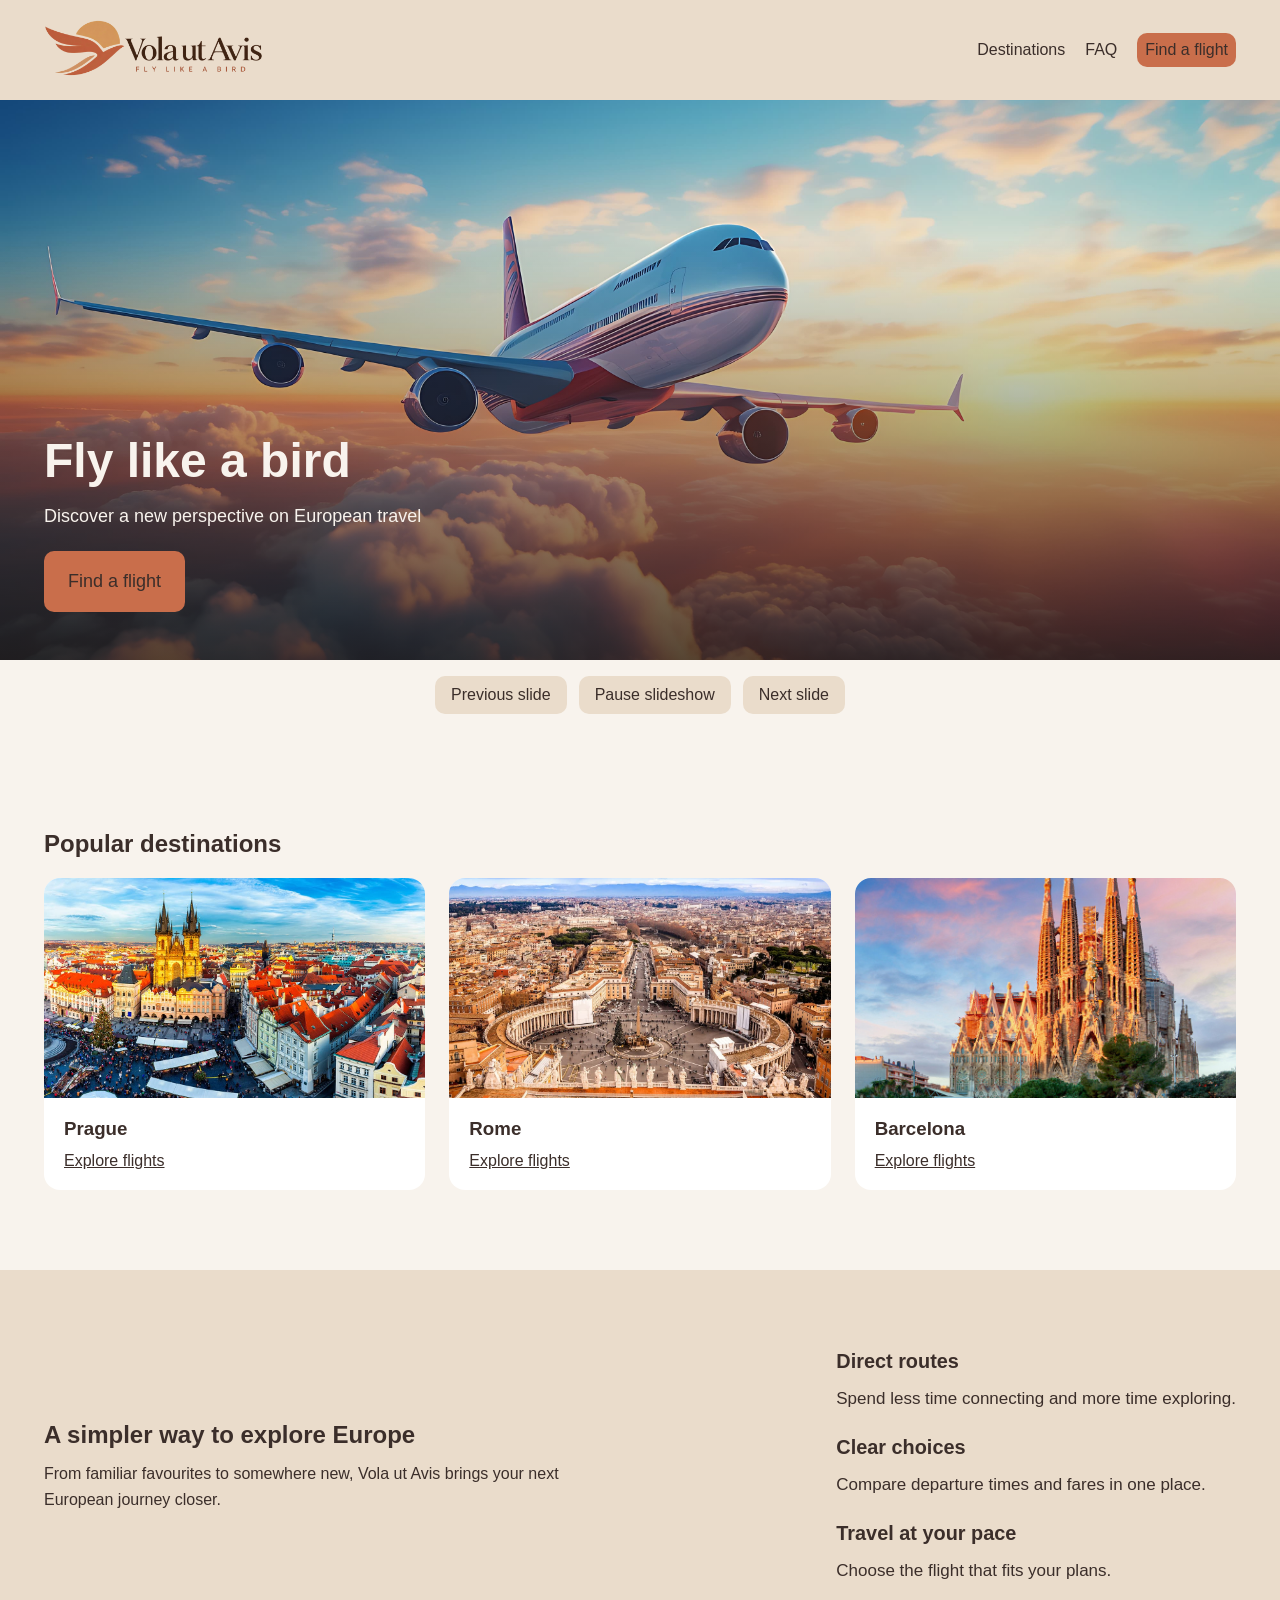
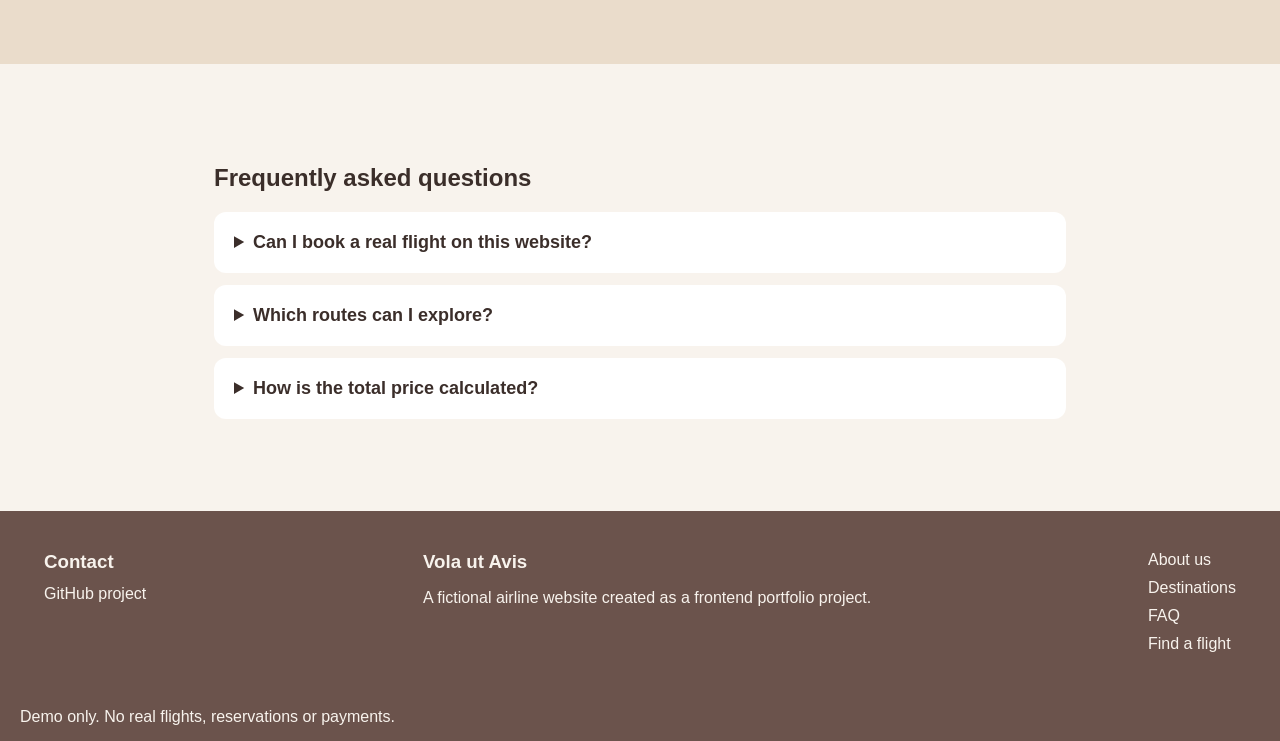
<file: index.html>
<!DOCTYPE html>
<html lang="en">
<head>
    <title>Vola ut Avis</title>
    <meta charset="UTF-8">
    <meta name="viewport" content="width=device-width, initial-scale=1">
    <link rel="stylesheet" href="./styles.css">
</head>

<body>

<header class="main-head">
    <div class="main-text-head">
    <a href="./index.html"><img class="main-title" src="img/Logo.png" alt="Vola ut Avis"></a>

    <nav class="nav-to-header">
        <a href="#destinations" class="Destinations-a">Destinations</a>
        <a href="#faq" class="FAQ-a">FAQ</a>
        <a href="./flights.html" class="Find-a-flight-a">Find a flight</a>
    </nav>
    </div>
</header>


<main class="main-page">
    <section class="section-first-main">
        <div class="hero-viewport">
            <div class="hero-slide slide-plane">
                <div class="main-text">
                    <h1 class="h1-main">Fly like a bird</h1>
                    <p class="description-main">Discover a new perspective on European travel</p>
                    <a href="./flights.html" class="Find-a-flight-a-main">Find a flight</a>
                </div>
            </div>
            <div class="hero-slide slide-checkin" hidden>
                <div class="main-text">
                    <h2 class="h1-main">Your next journey starts here.</h2>
                    <p class="description-main">Find a flight that fits your plans.</p>
                    <a href="./flights.html" class="Find-a-flight-a-main">Find a flight</a>
                </div>
            </div>
            <div class="hero-slide slide-airport" hidden>
                <div class="main-text">
                    <h2 class="h1-main">A new view awaits.</h2>
                    <p class="description-main">Discover your next European destination.</p>
                    <a href="./flights.html" class="Find-a-flight-a-main">Find a flight</a>
                </div>
            </div>
        </div>
        <div class="buttons-for-slide">
            <button type="button" id="previous-slide" class="button-for-slide">Previous slide</button>
            <button type="button" id="toggle-slideshow" class="button-for-slide">Play slideshow</button>
            <button type="button" id="next-slide" class="button-for-slide">Next slide</button>
        </div>
    </section>

    <section id="destinations">
        <h2 class="h2-secnd-section">Popular destinations</h2>
        <div class="city-card-all">
            <article class="city-card">
                <img class="city-img" src="img/praga.jpg" alt="Prague">
                <div class="text-in-card">
                    <h3 class="h3-city-card">
                        Prague
                    </h3>
                    <a href="./flights.html" class="city-card-href">Explore flights</a>
                </div>
            </article>

            <article class="city-card">
                <img class="city-img" src="img/rom.jpg" alt="Rome">
                <div class="text-in-card">
                    <h3 class="h3-city-card">
                        Rome
                    </h3>
                    <a href="./flights.html" class="city-card-href">Explore flights</a>
                </div>
                
            </article>

            <article class="city-card">
                <img class="city-img" src="img/barcelona.jpg" alt="Barcelona">
                <div class="text-in-card">
                    <h3 class="h3-city-card">
                        Barcelona
                    </h3>
                    <a href="./flights.html" class="city-card-href">Explore flights</a>
                </div>
            </article>
        </div>
    </section>

    <section id="about">
        <div class="about-inner">
            <div class="text-about">
                <h2 class="text-about-h2">A simpler way to explore Europe</h2>
                <p class="text-about-p">From familiar favourites to somewhere new, Vola ut Avis brings your next European journey closer.</p>
            </div>
            <ul class="all-li-about">
                <li class="li-about">
                    <h3 class="h3-about">Direct routes</h3>
                    <p class="text-about-li">Spend less time connecting and more time exploring.</p>
                </li>

                <li class="li-about">
                    <h3 class="h3-about">Clear choices</h3>
                    <p class="text-about-li">Compare departure times and fares in one place.</p>
                </li>

                <li class="li-about">
                    <h3 class="h3-about">Travel at your pace</h3>
                    <p class="text-about-li">Choose the flight that fits your plans.</p>
                </li>
            </ul>
        </div>
    </section>


    <section id="faq">
        <h2 class="h2-faq">Frequently asked questions</h2>
        <details class="first-details">
            <summary class="first-summary">
                Can I book a real flight on this website?
            </summary>
            <p class="p-simmary">No. This is a portfolio demo. You can explore sample flights, but no reservation is made and no payment is taken.</p>
        </details>
        <details class="first-details">
            <summary class="first-summary">
                Which routes can I explore?
            </summary>
            <p class="p-simmary">The demo includes selected European routes. Available options will be shown on the flight search page.</p>
        </details>
        <details class="first-details">
            <summary class="first-summary">
                How is the total price calculated?
            </summary>
            <p class="p-simmary">The total is the selected flight’s fare per passenger multiplied by the number of passengers.</p>
        </details>
    </section>

</main>

<footer class="main-footer">
    <div class="footer-div">
        <div class="footer-div-contacts">
            <h3 class="h3-contacts">Contact</h3>
            <a href="https://github.com/Postrel-prog/vola-ut-avis">GitHub project</a>
        </div>

        <div class="footer-div-main">
            <h3 class="h3-footer-div">Vola ut Avis</h3>
            <p class="p-footer-div">A fictional airline website created as a frontend portfolio project.</p>
        </div>

        <div class="footer-div-href">
            <a href="#about">About us</a>
            <a href="#destinations">Destinations</a>
            <a href="#faq">FAQ</a>
            <a href="./flights.html">Find a flight</a>
        </div>
    </div>

    <p class="footer-footer">Demo only. No real flights, reservations or payments.</p>

</footer>

<script src="./home.js" type="module"></script>

</body>
</html>
</file>
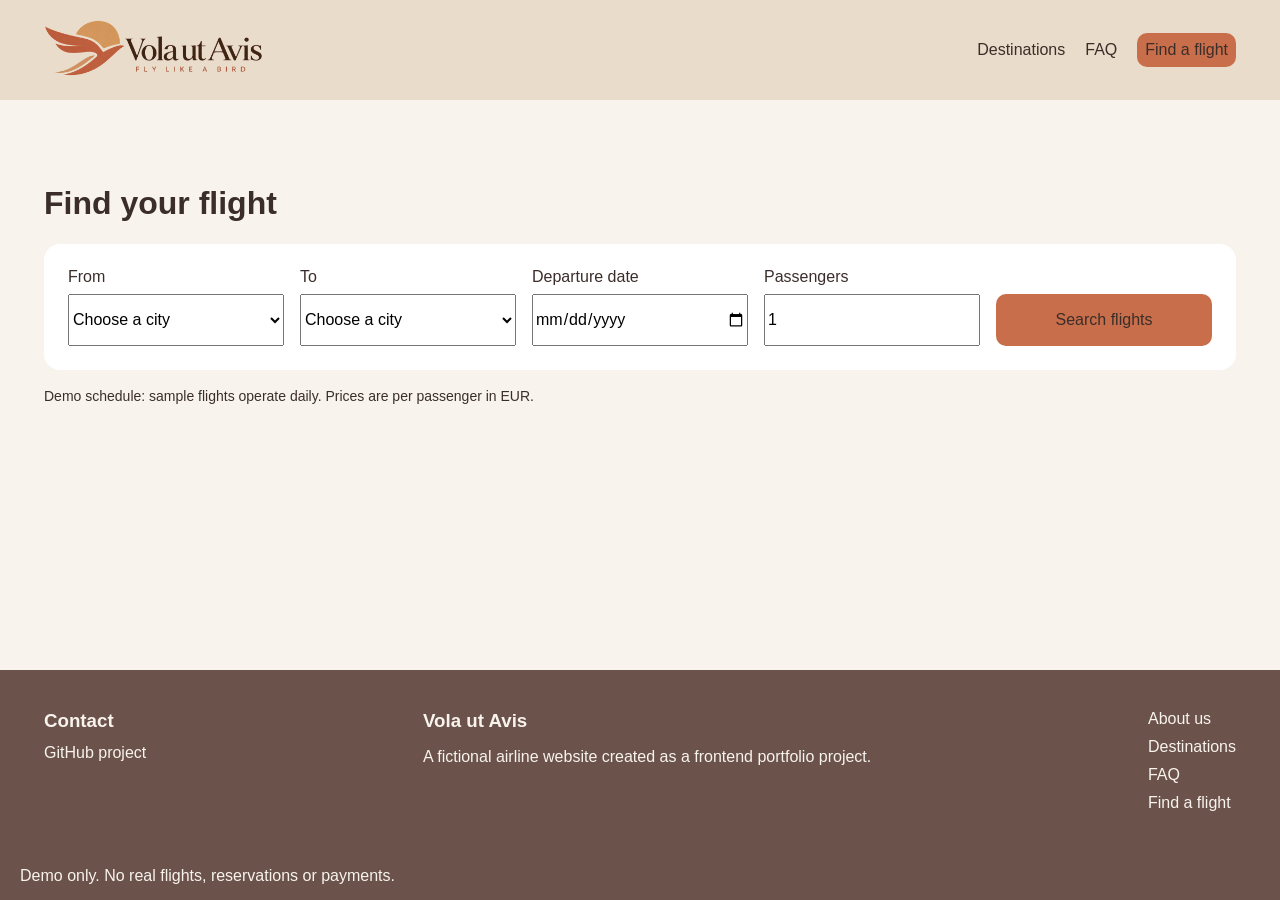
<file: flights.html>
<!DOCTYPE html>
<html lang="en">
<head>
    <title>Find a flight — Vola ut Avis</title>
    <meta charset="UTF-8">
    <meta name="viewport" content="width=device-width, initial-scale=1">
    <link rel="stylesheet" href="./styles.css">
</head>

<body>

<header class="main-head">
    <div class="main-text-head">
    <a href="./index.html"><img class="main-title" src="img/Logo.png" alt="Vola ut Avis"></a>

    <nav class="nav-to-header">
        <a href="./index.html#destinations" class="Destinations-a">Destinations</a>
        <a href="./index.html#faq" class="FAQ-a">FAQ</a>
        <a href="./flights.html" class="Find-a-flight-a">Find a flight</a>
    </nav>
    </div>
</header>


<main class="flight-page">
    <h1 class="h1-flight">Find your flight</h1>
    <form id="form-to-search">
        <div class="search-field">
        <label for="select-from">From</label>
            <select name="From" id="select-from" required class="select-and-input">
                <option value="">Choose a city</option>
                <option value="prague">Prague</option>
                <option value="rome">Rome</option>
                <option value="barcelona">Barcelona</option>
            </select>
        </div>
        <div class="search-field">
            <label for="select-to">To</label>
            <select name="to" id="select-to" required class="select-and-input">
                <option value="">Choose a city</option>
                <option value="prague">Prague</option>
                <option value="rome">Rome</option>
                <option value="barcelona">Barcelona</option>
            </select>
        </div>
        <div class="search-field">
            <label for="date-input">Departure date</label>
            <input type="date" id="date-input" required class="select-and-input">
        </div>
        <div class="search-field">
            <label for="num-passeng">Passengers</label>
            <input type="number" min="1" max="6" value="1" id="num-passeng" required class="select-and-input">
        </div>
        <button type="submit" id="search-flight">Search flights</button>
    </form>
    <p id="error-text"></p>
    <p class="text-place">Demo schedule: sample flights operate daily. Prices are per passenger in EUR.</p>
    <ul id="ul-for-filter"></ul>
</main>

<footer class="main-footer">
    <div class="footer-div">
        <div class="footer-div-contacts">
            <h3 class="h3-contacts">Contact</h3>
            <a href="https://github.com/Postrel-prog/vola-ut-avis">GitHub project</a>
        </div>

        <div class="footer-div-main">
            <h3 class="h3-footer-div">Vola ut Avis</h3>
            <p class="p-footer-div">A fictional airline website created as a frontend portfolio project.</p>
        </div>

        <div class="footer-div-href">
            <a href="./index.html#about">About us</a>
            <a href="./index.html#destinations">Destinations</a>
            <a href="./index.html#faq">FAQ</a>
            <a href="./flights.html">Find a flight</a>
        </div>
    </div>

    <p class="footer-footer">Demo only. No real flights, reservations or payments.</p>
</footer>

<dialog id="showEndStep" aria-labelledby="h2-end-step">
    <h2 id="h2-end-step">Demo flight summary</h2>
    <p class="p-end-step">This is a demo. No reservation has been made and no payment has been taken.</p>
    <div id="placeForEndText"></div>
    <button class="close-end-step" autofocus type="button">Close</button>
</dialog>

<script src="./flights.js" type="module"></script>

</body>
</html>
</file>
<file: styles.css>
body{
    background-color: #F8F3ED;
    color: #3B2E2A;
    font-family: Arial, sans-serif;
    margin: 0;
    display: flex;
    flex-direction: column;
    min-height: 100vh;
}

.main-head a{
    text-decoration: none;
    color: inherit;
}

.main-head{
    background-color: #EADCCB;
}

.main-text-head{
    display: flex;
    flex-direction: row;
    justify-content: space-between;
    align-items: center;
    box-sizing: border-box;
    max-width: 1240px;
    margin: 0px auto;
    padding-left: 24px;
    padding-right: 24px;
    padding-top: 20px;
    padding-bottom: 20px;
}

.nav-to-header{
    display: flex;
    flex-direction: row;
    gap: 20px;
    align-items: center;
}

.main-title{
    height: auto;
    width: 220px;
}

.Find-a-flight-a{
    background-color: #C96E4B;
    border-radius: 10px;
    padding: 8px;
    transition: background-color 0.3s ease;
}

.Find-a-flight-a:hover{
    background-color: #f0875d;
}

.hero-slide[hidden] {
    display: none;
}

.hero-slide{
    grid-area: 1 / 1;
    background-repeat: no-repeat;
    background-size: cover;
    background-position: center;
    min-height: 560px;
    display: flex;
    flex-direction: column;
    justify-content: end;
}

.slide-plane{
    background-image:
    linear-gradient(to top, rgba(30, 20, 15, 0.75), transparent 75%),
    url("./img/airplane-background.jpg");
}

.slide-checkin{
    background-image:
    linear-gradient(to top, rgba(30, 20, 15, 0.75), transparent 75%),
    url("./img/deposit.jpg");
    text-align: right;
    background-position: center top;
}

.slide-airport{
    background-image:
    linear-gradient(to bottom, rgba(30, 20, 15, 0.75), transparent 75%),
    url("./img/airVola.jpg");
    justify-content: flex-start;
}

.h1-main{
    margin: 0;
    font-size: 48px;
    color: #F8F3ED;
}

.description-main{
    color: #F8F3ED;
    font-size: 18px;
}

.main-text{
    margin: 0 auto;
    max-width: 1240px;
    padding-left: 24px;
    padding-right: 24px;
    padding-top: 48px;
    padding-bottom: 48px;
    width: 100%;
    box-sizing: border-box;
}

.hero-viewport{
    display: grid;
    overflow: hidden;
}

.Find-a-flight-a-main{
    background-color: #C96E4B;
    border-radius: 10px;
    padding-top: 20px;
    padding-bottom: 20px;
    padding-left: 24px;
    padding-right: 24px;
    text-decoration: none;
    color: inherit;
    display: inline-block;
    font-size: 18px;
    margin-top: 6px;
    transition: background-color 0.3s ease;
}

.Find-a-flight-a-main:hover{
    background-color: #f0875d;
}

#destinations{
    margin: 0 auto;
    box-sizing: border-box;
    max-width: 1240px;
    padding-left: 24px;
    padding-right: 24px;
    padding-top: 80px;
    padding-bottom: 80px;
}

.city-img{
    width: 100%;
    height: 220px;
    object-fit: cover;
    display: block;
}

.city-card-all{
    display: grid;
    grid-template-columns: 1fr 1fr 1fr;
    gap: 24px;
}

.city-card{
    background-color: #ffff;
    border-radius: 16px;
    overflow: hidden;
}

.h3-city-card{
    margin: 0;
    margin-bottom: 12px;
}

.text-in-card{
    padding: 20px;
}

.city-card-href{
    color: inherit;
}

#about{
    background-color: #EADCCB;
}

.all-li-about{
    display: flex;
    flex-direction: column;
    list-style: none;
    margin: 0;
    padding: 0;
    gap: 24px;
    justify-self: end;
    font-size: 17px;
}

.about-inner{
    gap: 64px;
    display: grid;
    grid-template-columns: 1fr 1fr;
    margin: 0 auto;
    box-sizing: border-box;
    max-width: 1240px;
    padding-left: 24px;
    padding-right: 24px;
    padding-top: 80px;
    padding-bottom: 80px;
}

.h3-about{
    margin-top: 0;
    margin-bottom: 12px;
}

.text-about-h2{
    margin-top: 0;
    margin-bottom: 12px;
}

.text-about{
    align-self: center;
}

.text-about-p{
    margin: 0;
    line-height: 1.6;
}

.text-about-li{
    margin: 0;
    line-height: 1.6;
}

#faq{
    margin: 0 auto;
    box-sizing: border-box;
    max-width: 900px;
    padding-left: 24px;
    padding-right: 24px;
    padding-top: 80px;
    padding-bottom: 80px;
}

.first-details{
    background-color: #ffff;
    padding: 20px;
    margin-bottom: 12px;
    border-radius: 12px;
}

.first-summary{
    font-size: 18px;
    cursor: pointer;
    font-weight: bold;
}

.p-simmary{
    line-height: 1.6;
    margin-top: 15px;
    margin-bottom: 0;
}

.main-footer{
    background-color: #6B534C;
    color: #F8F3ED;
}

.main-footer a{
    text-decoration: none;
    color: inherit;
}

.footer-div{
    display: flex;
    flex-direction: row;
    justify-content: space-between;
    align-items: flex-start;
    box-sizing: border-box;
    max-width: 1240px;
    margin: 0px auto;
    padding-left: 24px;
    padding-right: 24px;
    padding-top: 40px;
    padding-bottom: 40px;
}

.h3-contacts{
    margin-top: 0;
    margin-bottom: 12px;
}

.h3-footer-div{
    margin-top: 0;
    margin-bottom: 12px;
}

.p-footer-div{
    margin: 0;
    line-height: 1.6;
}

.footer-div-href{
    display: flex;
    flex-direction: column;
    justify-content: start;
    gap: 10px;
}

.footer-footer{
    max-width: 1240px;
    margin: 0px auto;
    justify-self: center;
    padding: 15px;
}

.flight-page{
    max-width: 1240px;
    padding-left: 24px;
    padding-right: 24px;
    padding-top: 64px;
    padding-bottom: 64px;
    margin: 0 auto;
    flex-grow: 1;
    width: 100%;
    box-sizing: border-box;
}

#form-to-search{
    background-color: #ffff;
    border-radius: 16px;
    padding: 24px;
    display: grid;
    grid-template-columns: 1fr 1fr 1fr 1fr 1fr;
    align-items: end;
    gap: 16px;
}

.search-field{
    display: flex;
    flex-direction: column;
    gap: 8px;
}

#search-flight{
    font: inherit;
    height: 52px;
    background-color: #C96E4B;
    border-radius: 10px;
    color: #3B2E2A;
    border: 0;
    transition: background-color 0.3s ease;
}

#search-flight:hover{
    background-color: #f0875d;
}

.select-and-input{
    font: inherit;
    box-sizing: border-box;
    height: 52px;
    width: 100%;
}

#ul-for-filter{
    list-style: none;
    padding: 0;
    display: grid;
    grid-template-columns: 1fr;
    gap: 16px;
}

.liForSite{
    background-color: #ffff;
    border-radius: 12px;
    padding: 24px;
    display: grid;
    grid-template-columns: 1fr 2fr auto auto;
    gap: 16px;
    align-items: center;
}

.priceSpan{
    font-weight: bold;
    text-align: right;
}

.chosenFlightButton{
    background-color: #C96E4B;
    border-radius: 10px;
    padding-top: 10px;
    padding-bottom: 10px;
    padding-left: 14px;
    padding-right: 14px;
    text-decoration: none;
    color: inherit;
    display: inline-block;
    font-size: 18px;
    transition: background-color 0.3s ease;
    border: 0;
}

.chosenFlightButton:hover{
    background-color: #f0875d;
}

.pEndStep{
    margin: 0 0 12px;
    line-height: 1.5;
}

#showEndStep{
    background-color: #ffff;
    max-width: 560px;
    width: calc(100% - 32px);
    box-sizing: border-box;
    padding: 24px;
    border: 0;
    border-radius: 16px;
}

#showEndStep::backdrop {
    background-color: rgba(30, 20, 15, 0.5);
}

.close-end-step{
background-color: #C96E4B;
    border-radius: 10px;
    padding-top: 10px;
    padding-bottom: 10px;
    padding-left: 14px;
    padding-right: 14px;
    text-decoration: none;
    color: inherit;
    display: inline-block;
    font-size: 18px;
    transition: background-color 0.3s ease;
    border: 0;
}

.close-end-step:hover{
    background-color: #f0875d;
}

.summary-total{
    font-size: 22px;
    margin-top: 20px;
    font-weight: bold;
}

.summary-label{
    font-weight: bold;
}

.text-place{
    font-size: 14px;
    line-height: 1.5;
}

.buttons-for-slide{
    display: flex;
    justify-content: center;
    gap: 12px;
    padding-top: 16px;
    padding-bottom: 16px;
    padding-left: 24px;
    padding-right: 24px;
    flex-wrap: wrap;
    background-color: #F8F3ED;
}

.button-for-slide{    
    border-radius: 10px;
    padding: 10px 16px;
    font: inherit;
    background-color: #EADCCB;
    color: #3B2E2A;
    border: 0;
}

.button-for-slide:hover{    
    background-color: #DCC6AD;
}

.button-for-slide:active{    
    background-color: #CDB293;
}

@media (max-width: 1000px){
    #form-to-search{
        grid-template-columns: 1fr 1fr;
    }

    .priceSpan{
    text-align: left;
    }

    #search-flight{
        grid-column: 1 / -1;
    }

    .liForSite{
    grid-template-columns: 1fr 1fr;
    }
}


@media (max-width: 650px){

    .slide-checkin{
    text-align: left;
    }

    .buttons-for-slide {
    display: grid;
    grid-template-columns: 1fr;
    gap: 10px;
    }

    .liForSite{
    grid-template-columns: 1fr;
    }

    .priceSpan{
    text-align: left;
    }

    #form-to-search{
        grid-template-columns: 1fr;
    }

    .main-text-head{
        flex-direction: column;
        gap: 16px;
    }

    .city-card-all{
        grid-template-columns: 1fr;
    }

    .about-inner{
        grid-template-columns: 1fr;
        gap: 32px;
    }
    .all-li-about{
        justify-self: stretch
    }
    .footer-div{
        flex-direction: column;
        align-items: start;
        gap: 20px;
    }
}
</file>
